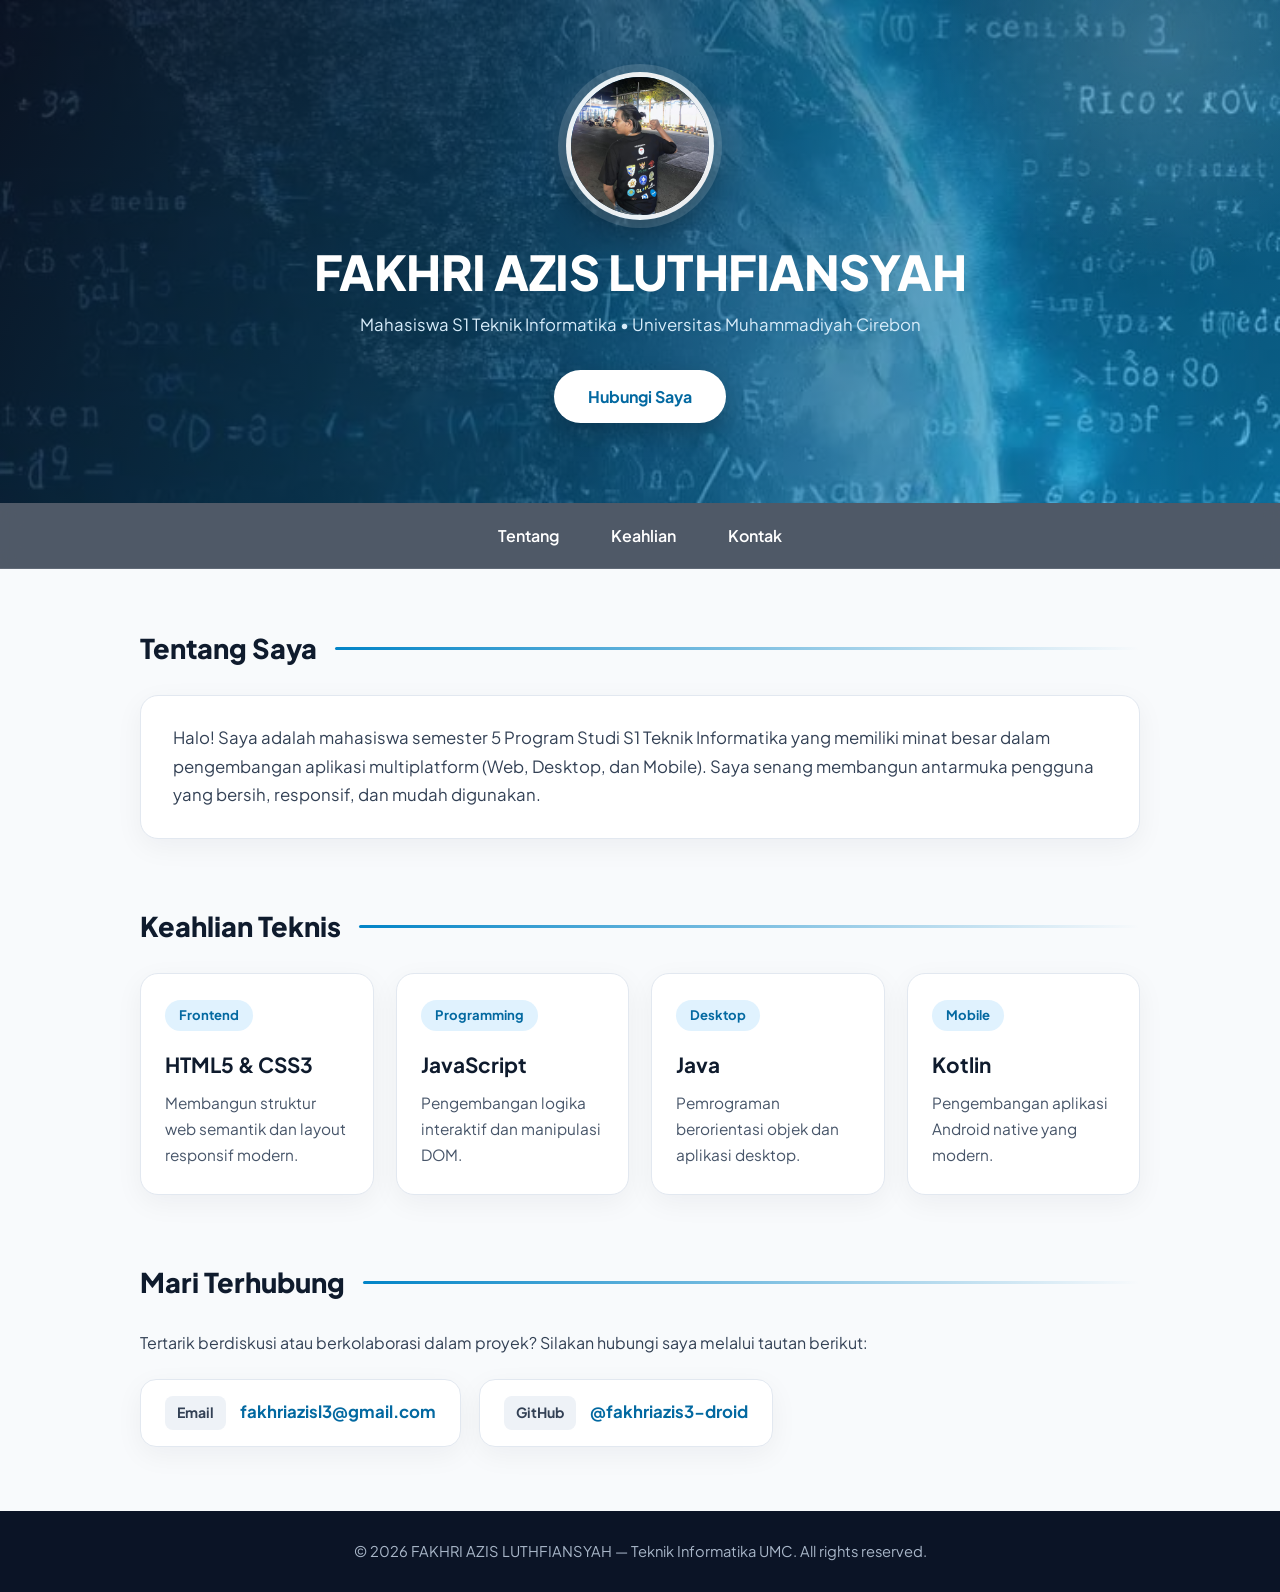
<file: lpk-2a/index.html>
<!DOCTYPE html>
<html lang="id">
<head>
  <meta charset="UTF-8">
  <meta name="viewport" content="width=device-width, initial-scale=1.0">
  <title>Profil - FAKHRI AZIS LUTHFIANSYAH</title>
  <link rel="preconnect" href="https://fonts.googleapis.com">
  <link rel="preconnect" href="https://fonts.gstatic.com" crossorigin>
  <link href="https://fonts.googleapis.com/css2?family=Plus+Jakarta+Sans:wght@400;500;600;700;800&display=swap" rel="stylesheet">
  <link rel="stylesheet" href="style.css">
</head>
<body>
  <header>
    <div class="foto-wrap">
      <span class="inisial" aria-hidden="true">FA</span>
      <img src="assets/foto.jpg" alt="Foto Profil" class="foto" onerror="this.remove()">
    </div>
    <h1>FAKHRI AZIS LUTHFIANSYAH</h1>
    <p class="status">Mahasiswa S1 Teknik Informatika &bull; Universitas Muhammadiyah Cirebon</p>
    <a href="#kontak" class="btn">Hubungi Saya</a>
  </header>

  <nav>
    <a href="#tentang">Tentang</a>
    <a href="#keahlian">Keahlian</a>
    <a href="#kontak">Kontak</a>
  </nav>

  <main>
    <section id="tentang">
      <h2>Tentang Saya</h2>
      <p>Halo! Saya adalah mahasiswa semester 5 Program Studi S1 Teknik Informatika yang memiliki minat besar dalam pengembangan aplikasi multiplatform (Web, Desktop, dan Mobile). Saya senang membangun antarmuka pengguna yang bersih, responsif, dan mudah digunakan.</p>
    </section>

    <section id="keahlian">
      <h2>Keahlian Teknis</h2>
      <div class="cards">
        <div class="card">
          <span class="tag">Frontend</span>
          <h3>HTML5 &amp; CSS3</h3>
          <p>Membangun struktur web semantik dan layout responsif modern.</p>
        </div>
        <div class="card">
          <span class="tag">Programming</span>
          <h3>JavaScript</h3>
          <p>Pengembangan logika interaktif dan manipulasi DOM.</p>
        </div>
        <div class="card">
          <span class="tag">Desktop</span>
          <h3>Java</h3>
          <p>Pemrograman berorientasi objek dan aplikasi desktop.</p>
        </div>
        <div class="card">
          <span class="tag">Mobile</span>
          <h3>Kotlin</h3>
          <p>Pengembangan aplikasi Android native yang modern.</p>
        </div>
      </div>
    </section>

    <section id="kontak">
      <h2>Mari Terhubung</h2>
      <p class="intro">Tertarik berdiskusi atau berkolaborasi dalam proyek? Silakan hubungi saya melalui tautan berikut:</p>
      <ul class="contact-list">
        <li>
          <span class="label">Email</span>
          <a href="mailto:fakhriazisl3@gmail.com">fakhriazisl3@gmail.com</a>
        </li>
        <li>
          <span class="label">GitHub</span>
          <a href="https://github.com/fakhriazisl3-droid/pbp-240511113-fakhri-azis-lutfiansyah" target="_blank" rel="noopener">@fakhriazis3-droid</a>
        </li>
      </ul>
    </section>
  </main>

  <footer>
    <p>&copy; 2026 FAKHRI AZIS LUTHFIANSYAH &mdash; Teknik Informatika UMC. All rights reserved.</p>
  </footer>
</body>
</html>
</file>
<file: lpk-2a/style.css>
/* Palet: slate & ocean blue */
:root {
  --slate-950: #0b1426;
  --slate-900: #0f1b2d;
  --slate-700: #334155;
  --slate-600: #475569;
  --slate-50: #f8fafc;
  --ocean-700: #075985;
  --ocean-600: #0369a1;
  --ocean-500: #0284c7;
  --ocean-400: #0ea5e9;
  --ocean-100: #e0f2fe;
  --line: #e2e8f0;
  --ease: cubic-bezier(.2, .7, .2, 1);
}

* { margin: 0; padding: 0; box-sizing: border-box; }
html { scroll-behavior: smooth; scroll-padding-top: 72px; }

body {
  font-family: 'Plus Jakarta Sans', 'Segoe UI', Arial, sans-serif;
  color: var(--slate-700);
  background: var(--slate-50);
  line-height: 1.7;
}

a:focus-visible { outline: 3px solid var(--ocean-400); outline-offset: 3px; border-radius: 8px; }

/* ---------- Header ---------- */
header {
  position: relative;
  overflow: hidden;
  padding: 72px 20px 80px;
  text-align: center;
  color: white;
  /* Lapisan atas ke bawah: overlay gelap -> gambar latar -> gradasi cadangan */
  background:
    linear-gradient(120deg, rgba(11, 20, 38, .82) 0%, rgba(7, 89, 133, .66) 55%, rgba(14, 165, 233, .5) 100%),
    url('assets/latar.jpg'),
    linear-gradient(120deg, var(--slate-950) 0%, var(--ocean-700) 55%, var(--ocean-400) 100%);
  background-size: cover;
  background-position: center;
}
header::before {
  content: "";
  position: absolute;
  width: 520px;
  height: 520px;
  right: -140px;
  top: -220px;
  border-radius: 50%;
  background: radial-gradient(circle, rgba(255, 255, 255, .18), transparent 65%);
  pointer-events: none;
}
header > * { position: relative; animation: masuk .7s var(--ease) both; }
header > :nth-child(2) { animation-delay: .08s; }
header > :nth-child(3) { animation-delay: .16s; }
header > :nth-child(4) { animation-delay: .24s; }
@keyframes masuk { from { opacity: 0; transform: translateY(14px); } to { opacity: 1; transform: none; } }

.foto-wrap {
  position: relative;
  width: 148px;
  height: 148px;
  margin: 0 auto 24px;
  border-radius: 50%;
  border: 5px solid rgba(255, 255, 255, .92);
  box-shadow: 0 0 0 8px rgba(255, 255, 255, .14), 0 16px 36px rgba(0, 0, 0, .35);
  background: linear-gradient(135deg, var(--ocean-600), var(--slate-900));
  overflow: hidden;
  transition: transform .4s var(--ease);
}
.foto-wrap:hover { transform: scale(1.05); }
.inisial {
  position: absolute;
  inset: 0;
  display: grid;
  place-items: center;
  font-size: 2.8rem;
  font-weight: 800;
  letter-spacing: .04em;
}
.foto { position: absolute; inset: 0; width: 100%; height: 100%; object-fit: cover; }

header h1 {
  font-size: clamp(1.7rem, 5vw, 3rem);
  font-weight: 800;
  letter-spacing: -.01em;
  line-height: 1.15;
  margin-bottom: 12px;
}
.status { font-size: 1.05rem; color: #d7ecfa; margin-bottom: 30px; }

.btn {
  display: inline-block;
  padding: 13px 34px;
  border-radius: 999px;
  background: white;
  color: var(--ocean-600);
  font-weight: 700;
  text-decoration: none;
  box-shadow: 0 10px 24px rgba(0, 0, 0, .22);
  transition: transform .25s var(--ease), box-shadow .25s var(--ease), background .25s var(--ease), color .25s var(--ease);
}
.btn:hover { transform: translateY(-3px); background: var(--ocean-100); box-shadow: 0 16px 30px rgba(0, 0, 0, .28); }

/* ---------- Nav: Flexbox + sticky + glassmorphism ---------- */
nav {
  position: sticky;
  top: 0;
  z-index: 10;
  display: flex;
  justify-content: center;
  gap: 8px;
  padding: 10px;
  background: rgba(15, 27, 45, .72);
  backdrop-filter: blur(14px) saturate(160%);
  -webkit-backdrop-filter: blur(14px) saturate(160%);
  border-bottom: 1px solid rgba(255, 255, 255, .1);
}
nav a {
  color: white;
  text-decoration: none;
  font-weight: 600;
  padding: 9px 22px;
  border-radius: 999px;
  transition: background .25s var(--ease), color .25s var(--ease);
}
nav a:hover { background: rgba(14, 165, 233, .25); color: #bae6fd; }

/* ---------- Main ---------- */
main { max-width: 1040px; margin: 56px auto 24px; padding: 0 20px; }
section { margin-bottom: 64px; }

h2 {
  display: flex;
  align-items: center;
  gap: 18px;
  color: var(--slate-900);
  font-size: 1.7rem;
  font-weight: 800;
  margin-bottom: 24px;
}
h2::after {
  content: "";
  flex: 1;
  height: 3px;
  border-radius: 3px;
  background: linear-gradient(90deg, var(--ocean-500), transparent);
}

#tentang p {
  background: white;
  border: 1px solid var(--line);
  border-radius: 18px;
  padding: 28px 32px;
  box-shadow: 0 8px 28px rgba(15, 27, 45, .05);
  font-size: 1.05rem;
}

/* ---------- Kartu keahlian: CSS Grid ---------- */
.cards {
  display: grid;
  grid-template-columns: repeat(auto-fit, minmax(210px, 1fr));
  gap: 22px;
}
.card {
  background: white;
  border: 1px solid var(--line);
  border-radius: 18px;
  padding: 26px 24px;
  box-shadow: 0 8px 28px rgba(15, 27, 45, .05);
  transition: transform .3s var(--ease), box-shadow .3s var(--ease), border-color .3s var(--ease);
}
.card:hover {
  transform: translateY(-8px);
  border-color: var(--ocean-500);
  box-shadow: 0 22px 44px rgba(3, 105, 161, .2);
}
.tag {
  display: inline-block;
  padding: 4px 14px;
  margin-bottom: 16px;
  font-size: .82rem;
  font-weight: 700;
  color: var(--ocean-600);
  background: var(--ocean-100);
  border-radius: 999px;
  transition: background .3s var(--ease), color .3s var(--ease);
}
.card:hover .tag { background: var(--ocean-600); color: white; }
.card h3 { color: var(--slate-900); font-size: 1.3rem; margin-bottom: 8px; }
.card p { color: var(--slate-600); font-size: .96rem; }

/* ---------- Kontak ---------- */
.intro { margin-bottom: 22px; }
.contact-list {
  list-style: none;
  display: flex;
  flex-wrap: wrap;
  gap: 18px;
}
.contact-list li {
  display: flex;
  align-items: center;
  gap: 14px;
  padding: 16px 24px;
  background: white;
  border: 1px solid var(--line);
  border-radius: 16px;
  box-shadow: 0 8px 28px rgba(15, 27, 45, .05);
  transition: transform .3s var(--ease), box-shadow .3s var(--ease), border-color .3s var(--ease);
}
.contact-list li:hover {
  transform: translateY(-5px);
  border-color: var(--ocean-500);
  box-shadow: 0 18px 36px rgba(3, 105, 161, .18);
}
.label {
  padding: 5px 12px;
  font-size: .88rem;
  font-weight: 700;
  color: var(--slate-700);
  background: #eef2f7;
  border-radius: 8px;
}
.contact-list a {
  color: var(--ocean-600);
  font-weight: 700;
  font-size: 1.05rem;
  text-decoration: none;
  overflow-wrap: anywhere;
}
.contact-list a:hover { text-decoration: underline; text-underline-offset: 4px; }

/* ---------- Footer ---------- */
footer {
  background: var(--slate-950);
  color: #a8b6c8;
  text-align: center;
  padding: 28px 20px;
  font-size: .92rem;
}

@media (max-width: 560px) {
  header { padding-top: 52px; }
  nav a { padding: 8px 14px; font-size: .92rem; }
  h2 { font-size: 1.4rem; }
  #tentang p { padding: 22px; }
  .contact-list li { width: 100%; }
}
@media (prefers-reduced-motion: reduce) {
  html { scroll-behavior: auto; }
  header > * { animation: none; }
  *, *::before, *::after { transition: none !important; }
}
</file>
